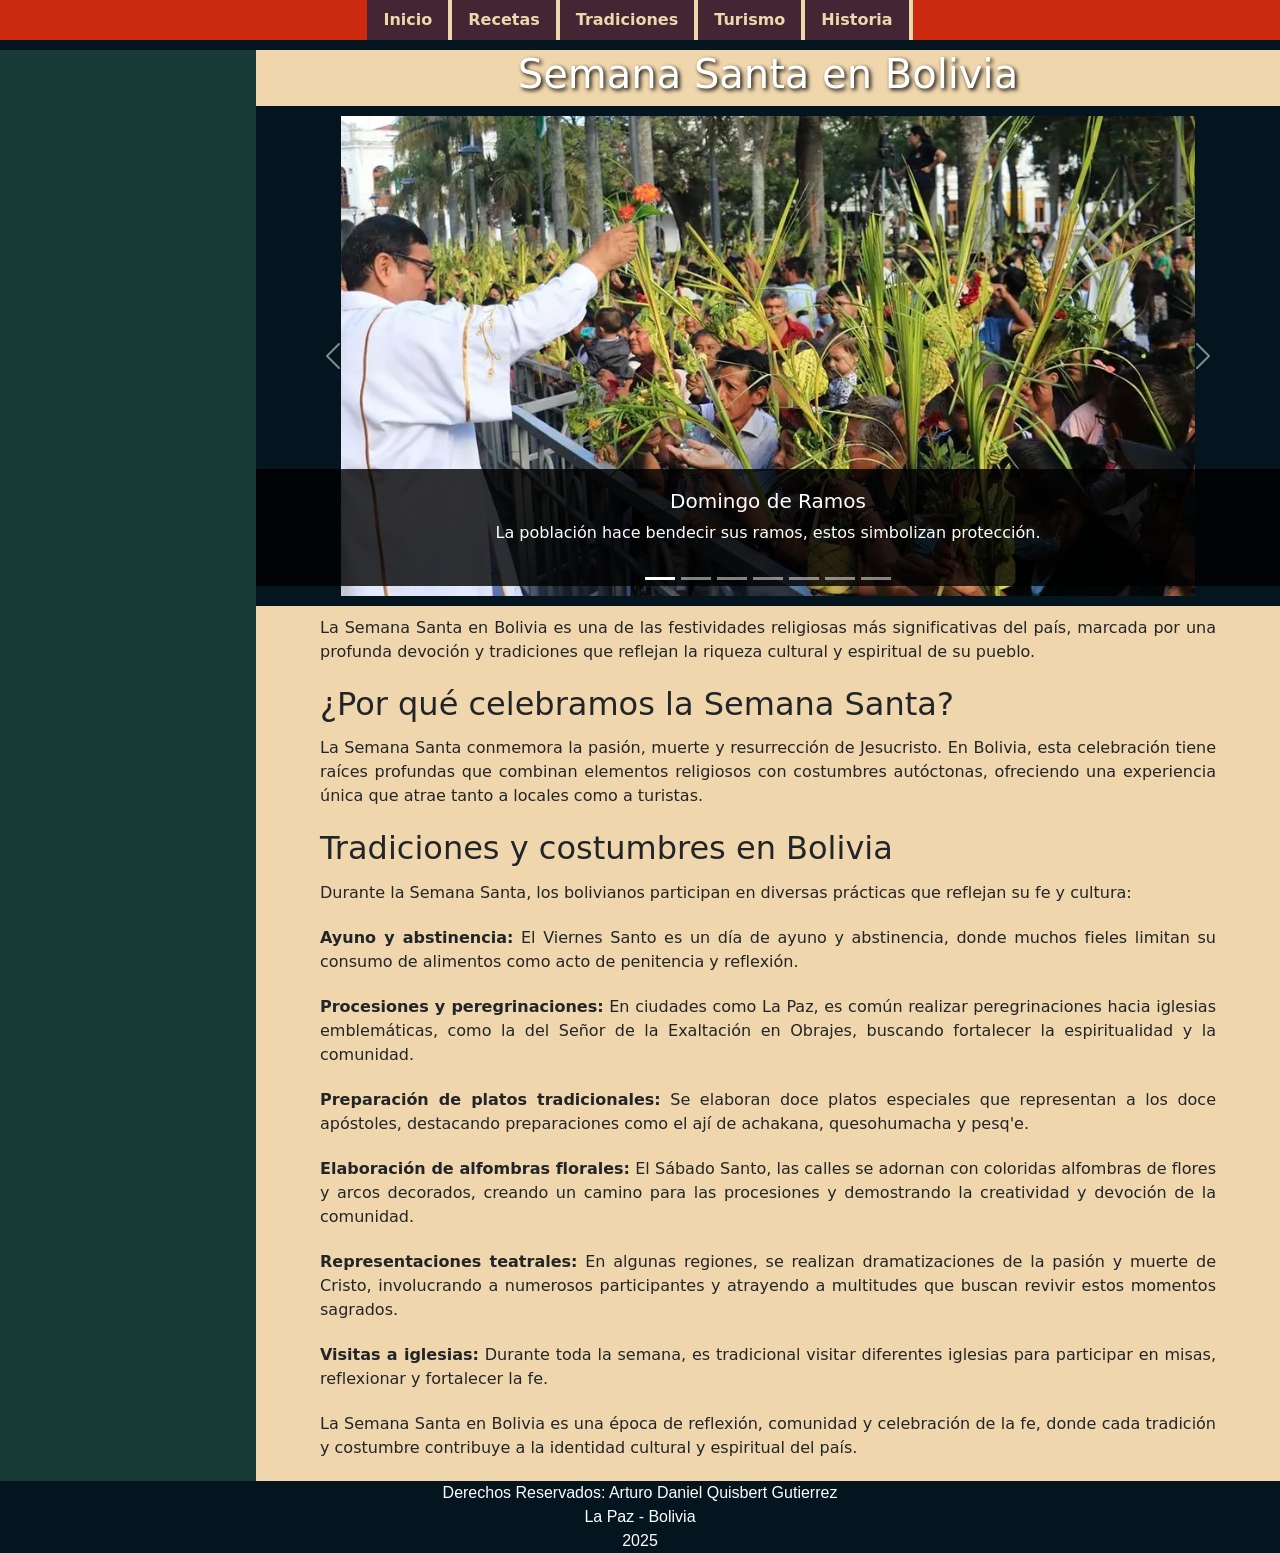
<file: index.html>
<!DOCTYPE html>
<html lang="es">
<head>
    <meta charset="UTF-8">
    <meta name="viewport" content="width=device-width, initial-scale=1.0">
    <link href="https://cdn.jsdelivr.net/npm/bootstrap@5.0.2/dist/css/bootstrap.min.css" rel="stylesheet" integrity="sha384-EVSTQN3/azprG1Anm3QDgpJLIm9Nao0Yz1ztcQTwFspd3yD65VohhpuuCOmLASjC" crossorigin="anonymous">
    <link rel="stylesheet" href="css/estilos.css">
    <title>Semana Santa en Bolivia</title>
</head>
<body>
    <div class="grid-layout">
        <header>
            <ul class="nav justify-content-center">
                <li class="nav-item">
                    <a class="nav-link active" aria-current="page" href="index.html">Inicio</a>
                </li>
                <li class="nav-item">
                    <a class="nav-link" href="pages/recetas.html">Recetas</a>
                </li>
                <li class="nav-item">
                    <a class="nav-link" href="pages/tradiciones.html">Tradiciones</a>
                </li>
                <li class="nav-item">
                    <a class="nav-link" href="pages/turismo.html">Turismo</a>
                </li>
                <li class="nav-item">
                    <a class="nav-link" href="pages/historia.html">Historia</a>
                </li>
            </ul>
        </header>
        <main>
            <h1>Semana Santa en Bolivia</h1>
            <!-- Carusel-Imagenes -->
            <div id="carouselExampleIndicators" class="carousel slide" data-bs-ride="carousel">
                <div class="carousel-indicators">
                    <button type="button" data-bs-target="#carouselExampleIndicators" data-bs-slide-to="0" class="active" aria-current="true" aria-label="Slide 1"></button>
                    <button type="button" data-bs-target="#carouselExampleIndicators" data-bs-slide-to="1" aria-label="Slide 2"></button>
                    <button type="button" data-bs-target="#carouselExampleIndicators" data-bs-slide-to="2" aria-label="Slide 3"></button>
                    <button type="button" data-bs-target="#carouselExampleIndicators" data-bs-slide-to="3" aria-label="Slide 4"></button>
                    <button type="button" data-bs-target="#carouselExampleIndicators" data-bs-slide-to="4" aria-label="Slide 5"></button>
                    <button type="button" data-bs-target="#carouselExampleIndicators" data-bs-slide-to="5" aria-label="Slide 6"></button>
                    <button type="button" data-bs-target="#carouselExampleIndicators" data-bs-slide-to="6" aria-label="Slide 7"></button>
                </div>
                <div class="carousel-inner">
                    <div class="carousel-item active" data-bs-interval="8000">
                        <img src="img/img1.jpg" class="d-block w-100 carousel-image" alt="img1">
                        <div class="carousel-caption d-none d-md-block">
                            <h5>Domingo de Ramos</h5>
                            <p>La población hace bendecir sus ramos, estos simbolizan protección.</p>
                        </div>
                    </div>
                    <div class="carousel-item" data-bs-interval="8000">
                        <img src="img/img2.jpg" class="d-block w-100 carousel-image" alt="img2">
                        <div class="carousel-caption d-none d-md-block">
                            <h5>Representaciónes Teatrales</h5>
                            <p>Se realizan dramatizaciones de la pasión y muerte de Cristo.</p>
                        </div>
                    </div>
                    <div class="carousel-item" data-bs-interval="8000">
                        <img src="img/img3.jpg" class="d-block w-100 carousel-image" alt="img3">
                        <div class="carousel-caption d-none d-md-block">
                            <h5>12 Platos Especiales</h5>
                            <p>Muchas familias preparan esta cantidad para simbolizar a los apostoles.</p>
                        </div>
                    </div>
                    <div class="carousel-item" data-bs-interval="8000">
                        <img src="img/img4.jpg" class="d-block w-100 carousel-image" alt="img4">
                        <div class="carousel-caption d-none d-md-block">
                            <h5>No Se Consume Carne Roja</h5>
                            <p>Como muestra de respeto a Jesús, se evita su consumo estos días.</p>
                        </div>
                    </div>
                    <div class="carousel-item" data-bs-interval="8000">
                        <img src="img/img5.png" class="d-block w-100 carousel-image" alt="img5">
                        <div class="carousel-caption d-none d-md-block">
                            <h5>Peregrinaje En Grupos</h5>
                            <p>Muchos hacen esta penitencia para fortalecer la espiritualidad viajando largos caminos.</p>
                        </div>
                    </div>
                    <div class="carousel-item" data-bs-interval="8000">
                        <img src="img/img6.jpg" class="d-block w-100 carousel-image" alt="img6">
                        <div class="carousel-caption d-none d-md-block">
                            <h5>Iglesias Llenas De Familias</h5>
                            <p>Así se transmite y prevalece la importancia de la Semana Santa.</p>
                        </div>
                    </div>
                    <div class="carousel-item" data-bs-interval="8000">
                        <img src="img/img7.jpg" class="d-block w-100 carousel-image" alt="img7">
                        <div class="carousel-caption d-none d-md-block">
                            <h5>Huevos De Pascua</h5>
                            <p>Aumento su popularidad con los huevos de chocolate para niños envueltos en papel colorido.</p>
                        </div>
                    </div>
                </div>
                <button class="carousel-control-prev" type="button" data-bs-target="#carouselExampleIndicators" data-bs-slide="prev">
                    <span class="carousel-control-prev-icon" aria-hidden="true"></span>
                    <span class="visually-hidden">Previous</span>
                </button>
                <button class="carousel-control-next" type="button" data-bs-target="#carouselExampleIndicators" data-bs-slide="next">
                    <span class="carousel-control-next-icon" aria-hidden="true"></span>
                    <span class="visually-hidden">Next</span>
                </button>
            </div>
            <!-- Carusel-Imagenes -->
            <div class="contenido-texto">
                <p>
                    ​La Semana Santa en Bolivia es una de las festividades religiosas más significativas del país, marcada por una profunda
                    devoción y tradiciones que reflejan la riqueza cultural y espiritual de su pueblo.
                </p>
                <h2>¿Por qué celebramos la Semana Santa?</h2>
                <p>
                    La Semana Santa conmemora la pasión, muerte y resurrección de Jesucristo. En Bolivia, esta celebración tiene raíces
                    profundas que combinan elementos religiosos con costumbres autóctonas, ofreciendo una experiencia única que atrae tanto
                    a locales como a turistas.
                </p>
                <h2>Tradiciones y costumbres en Bolivia</h2>
                <p>
                    Durante la Semana Santa, los bolivianos participan en diversas prácticas que reflejan su fe y cultura:
                </p>
                <p>
                    <span class="bold">Ayuno y abstinencia:</span> El Viernes Santo es un día de ayuno y abstinencia, donde muchos fieles limitan su consumo de
                    alimentos como acto de penitencia y reflexión. 
                </p>
                <p>
                    <span class="bold">Procesiones y peregrinaciones:</span> En ciudades como La Paz, es común realizar peregrinaciones hacia iglesias emblemáticas, como la del Señor de
                    la Exaltación en Obrajes, buscando fortalecer la espiritualidad y la comunidad. 
                </p>
                <p>
                    <span class="bold">Preparación de platos tradicionales:</span> Se elaboran doce platos especiales que representan a los doce apóstoles, destacando preparaciones como el
                    ají de achakana, quesohumacha y pesq'e. 
                </p>
                <p>
                    <span class="bold">Elaboración de alfombras florales:</span> El Sábado Santo, las calles se adornan con coloridas alfombras de flores y arcos decorados, creando un camino para las procesiones y
                    demostrando la creatividad y devoción de la comunidad.
                </p>
                <p><span class="bold">Representaciones teatrales:</span> En algunas regiones, se realizan dramatizaciones de la pasión y muerte de Cristo, involucrando a numerosos participantes
                    y atrayendo a multitudes que buscan revivir estos momentos sagrados.</p>
                <p>
                    <span class="bold">Visitas a iglesias:</span> Durante toda la semana, es tradicional visitar diferentes iglesias para participar en misas, reflexionar y fortalecer la fe. 
                </p>
                <p>La Semana Santa en Bolivia es una época de reflexión, comunidad y celebración de la fe, donde cada tradición y costumbre contribuye a la identidad
                    cultural y espiritual del país.</p>
            </div>
        </main>
        <aside>
        </aside>
        <footer>Derechos Reservados: Arturo Daniel Quisbert Gutierrez<br>La Paz - Bolivia<br>2025</footer>
    </div>









    <!-- Este Bundle es para usar el JS, ya que hay animaciónes o cosas con código
    La página dice que va al final antes de cerrar el body, hacemos caso.
    Bootstrap 5.0.2 es el que uso -->
    <script src="https://cdn.jsdelivr.net/npm/bootstrap@5.0.2/dist/js/bootstrap.bundle.min.js" integrity="sha384-MrcW6ZMFYlzcLA8Nl+NtUVF0sA7MsXsP1UyJoMp4YLEuNSfAP+JcXn/tWtIaxVXM" crossorigin="anonymous"></script>
</body>
</html>
</file>
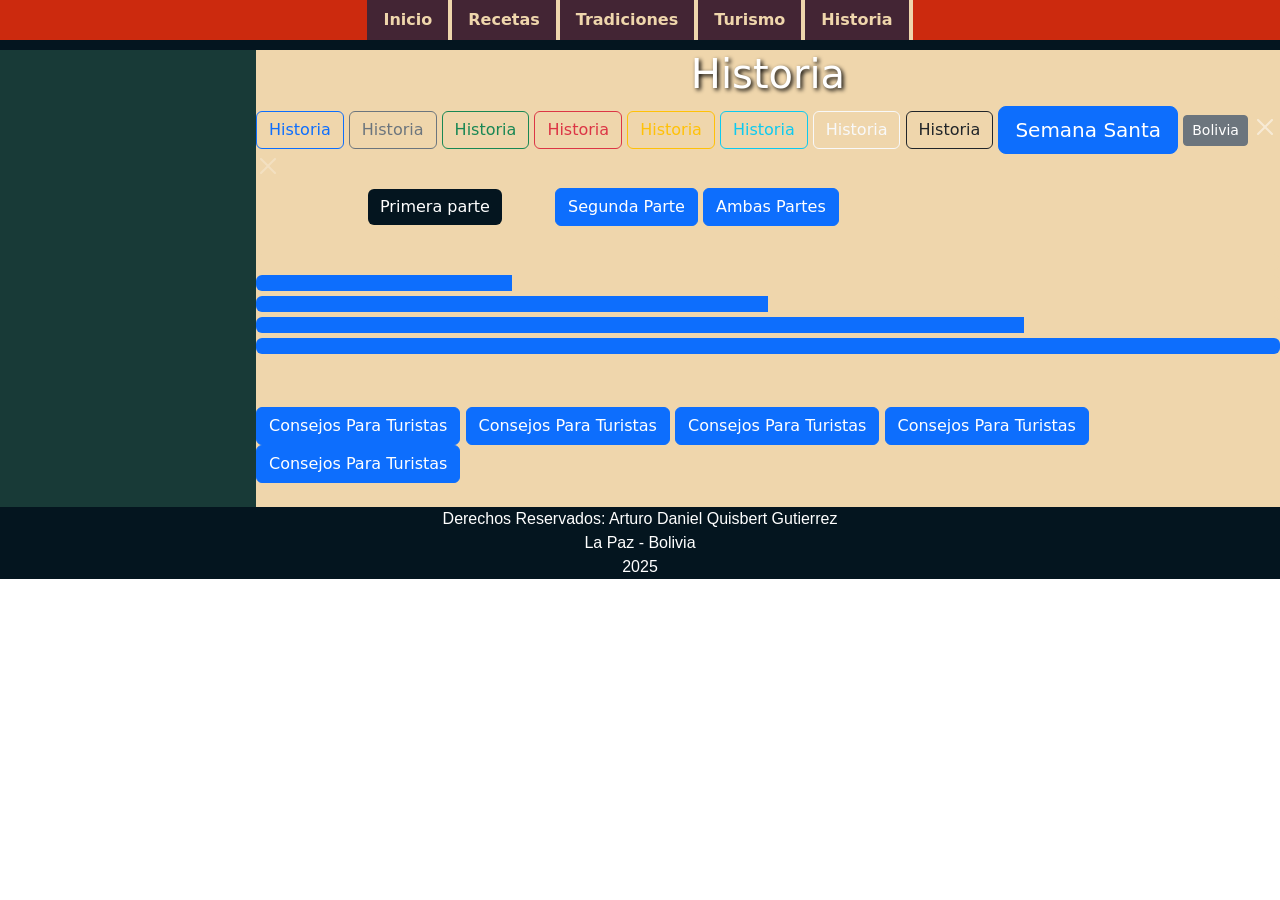
<file: pages/historia.html>
<!DOCTYPE html>
<html lang="es">
<head>
    <meta charset="UTF-8">
    <meta name="viewport" content="width=device-width, initial-scale=1.0">
    <link href="https://cdn.jsdelivr.net/npm/bootstrap@5.0.2/dist/css/bootstrap.min.css" rel="stylesheet" integrity="sha384-EVSTQN3/azprG1Anm3QDgpJLIm9Nao0Yz1ztcQTwFspd3yD65VohhpuuCOmLASjC" crossorigin="anonymous">
    <link rel="stylesheet" href="../css/estilos.css">
    <title>Semana Santa en Bolivia</title>
</head>
<body>
    <div class="grid-layout">
        <header>
            <ul class="nav justify-content-center">
                <li class="nav-item">
                    <a class="nav-link" href="../index.html">Inicio</a>
                </li>
                <li class="nav-item">
                    <a class="nav-link" href="recetas.html">Recetas</a>
                </li>
                <li class="nav-item">
                    <a class="nav-link" href="tradiciones.html">Tradiciones</a>
                </li>
                <li class="nav-item">
                    <a class="nav-link" href="turismo.html">Turismo</a>
                </li>
                <li class="nav-item">
                    <a class="nav-link active" aria-current="page" href="historia.html">Historia</a>
                </li>
            </ul>
        </header>
        
        <main>
            <h1>Historia</h1>
            <button type="button" class="btn btn-outline-primary"> Historia</button>
            <button type="button" class="btn btn-outline-secondary"> Historia</button>
            <button type="button" class="btn btn-outline-success"> Historia</button>
            <button type="button" class="btn btn-outline-danger"> Historia</button>
            <button type="button" class="btn btn-outline-warning"> Historia</button>
            <button type="button" class="btn btn-outline-info"> Historia</button>
            <button type="button" class="btn btn-outline-light"> Historia</button>
            <button type="button" class="btn btn-outline-dark"> Historia</button>


            <button type="button" class="btn btn-primary btn-lg">Semana Santa</button>
            <button type="button" class="btn btn-secondary btn-sm">Bolivia</button>


            <button type="button" class="btn-close btn-close-white" aria-label="Close"></button>
            <button type="button" class="btn-close btn-close-white" disabled aria-label="Close"></button>


            <p>
                <a class="btn btn-primary" data-bs-toggle="collapse" href="#multiCollapseExample1" role="button" aria-expanded="false" aria-controls="multiCollapseExample1">Primera parte</a>
                <button class="btn btn-primary" type="button" data-bs-toggle="collapse" data-bs-target="#multiCollapseExample2" aria-expanded="false" aria-controls="multiCollapseExample2">Segunda Parte</button>
                <button class="btn btn-primary" type="button" data-bs-toggle="collapse" data-bs-target=".multi-collapse" aria-expanded="false" aria-controls="multiCollapseExample1 multiCollapseExample2">Ambas Partes</button>
            </p>
            <div class="row">
                <div class="col">
                <div class="collapse multi-collapse" id="multiCollapseExample1">
                    <div class="card card-body">
                        La Semana Santa en Bolivia es un evento profundamente arraigado en la tradición religiosa del país, con raíces que se remontan al siglo XVI, cuando las tradiciones católicas fueron establecidas
                        fundamentalmente en el territorio altiplánico y después extendidas hacia los valles y el Chaco, principalmente por los jesuitas. Y aunque el país se declara aconfesional en términos constitucionales
                        y se ha promocionado la recuperación de las tradiciones ancestrales, lo cierto es que una mayoría de bolivianos conmemoran esta semana la pasión, muerte y resurrección de Jesucristo a través de una
                        serie de rituales y celebraciones religiosas.
                    </div>
                </div>
                </div>
                <div class="col">
                <div class="collapse multi-collapse" id="multiCollapseExample2">
                    <div class="card card-body">
                        Para muchos bolivianos, la Semana Santa es un momento de profunda reflexión espiritual y renovación de la fe. Las iglesias están abarrotadas durante esta semana, con fieles que participan en ceremonias
                        religiosas, confesiones y actos de penitencia para conmemorar el sacrificio de Jesucristo, y en los últimos años, en los que se ha recuperado por una parte de la política ese arraigo católico en los planteamientos
                        y sobre todo, copiado las formas para difundir la prédica, debería ser también un momento para promover la reconciliación y fijar nuevos puntos de partida.
                    </div>
                </div>
                </div>
            </div>


            <div class="progress">
                <div class="progress-bar" role="progressbar" aria-valuenow="0" aria-valuemin="0" aria-valuemax="100"></div>
            </div>
            <div class="progress">
                <div class="progress-bar" role="progressbar" style="width: 25%" aria-valuenow="25" aria-valuemin="0" aria-valuemax="100"></div>
            </div>
            <div class="progress">
                <div class="progress-bar" role="progressbar" style="width: 50%" aria-valuenow="50" aria-valuemin="0" aria-valuemax="100"></div>
            </div>
            <div class="progress">
                <div class="progress-bar" role="progressbar" style="width: 75%" aria-valuenow="75" aria-valuemin="0" aria-valuemax="100"></div>
            </div>
            <div class="progress">
                <div class="progress-bar" role="progressbar" style="width: 100%" aria-valuenow="100" aria-valuemin="0" aria-valuemax="100"></div>
            </div>
            <br><br>


                        <!-- Button trigger modal -->
                        <button type="button" class="btn btn-primary" data-bs-toggle="modal" data-bs-target="#staticBackdrop">
                            Consejos Para Turistas
                        </button>
                        <button type="button" class="btn btn-primary" data-bs-toggle="modal" data-bs-target="#staticBackdrop">
                            Consejos Para Turistas
                        </button>
                        <button type="button" class="btn btn-primary" data-bs-toggle="modal" data-bs-target="#staticBackdrop">
                            Consejos Para Turistas
                        </button>
                        <button type="button" class="btn btn-primary" data-bs-toggle="modal" data-bs-target="#staticBackdrop">
                            Consejos Para Turistas
                        </button>
                        <button type="button" class="btn btn-primary" data-bs-toggle="modal" data-bs-target="#staticBackdrop">
                            Consejos Para Turistas
                        </button>
                        
                        <br><br>
                        
                            <!-- Modal -->
                            <div class="modal fade" id="staticBackdrop" data-bs-backdrop="static" data-bs-keyboard="false" tabindex="-1" aria-labelledby="staticBackdropLabel" aria-hidden="true">
                                <div class="modal-dialog">
                                <div class="modal-content">
                                    <div class="modal-header">
                                    <h5 class="modal-title" id="staticBackdropLabel">Consejos que brinda la ANF</h5>
                                    <button type="button" class="btn-close" data-bs-dismiss="modal" aria-label="Close"></button>
                                    </div>
                                    <div class="modal-body">
                                        <p>En Semana Santa, muchas personas viajan o peregrinan dentro del departamento, por lo que la Gobernación de La Paz y el Sedes emitieron recomendaciones para una jornada segura.</p>
                                        <p>Se aconseja vestir acorde al clima, viajar en grupo, usar calzado cómodo, llevar mochilas ligeras, ropa abrigada si el destino es el altiplano, así como portar agua, alimentos y un botiquín de primeros auxilios.</p>
                                    </div>
                                    <div class="modal-footer">
                                    <button type="button" class="btn btn-secondary" data-bs-dismiss="modal">Close</button>
                                    <button type="button" class="btn btn-primary">Understood</button>
                                    </div>
                                </div>
                                </div>
                            </div>

        </main>




        <aside></aside>
        <footer>Derechos Reservados: Arturo Daniel Quisbert Gutierrez<br>La Paz - Bolivia<br>2025</footer>
    </div>









    <!-- Este Bundle es para usar el JS, ya que hay animaciónes o cosas con código
    La página dice que va al final antes de cerrar el body, hacemos caso.
    Bootstrap 5.0.2 es el que uso -->
    <script src="https://cdn.jsdelivr.net/npm/bootstrap@5.0.2/dist/js/bootstrap.bundle.min.js" integrity="sha384-MrcW6ZMFYlzcLA8Nl+NtUVF0sA7MsXsP1UyJoMp4YLEuNSfAP+JcXn/tWtIaxVXM" crossorigin="anonymous"></script>
</body>
</html>
</file>
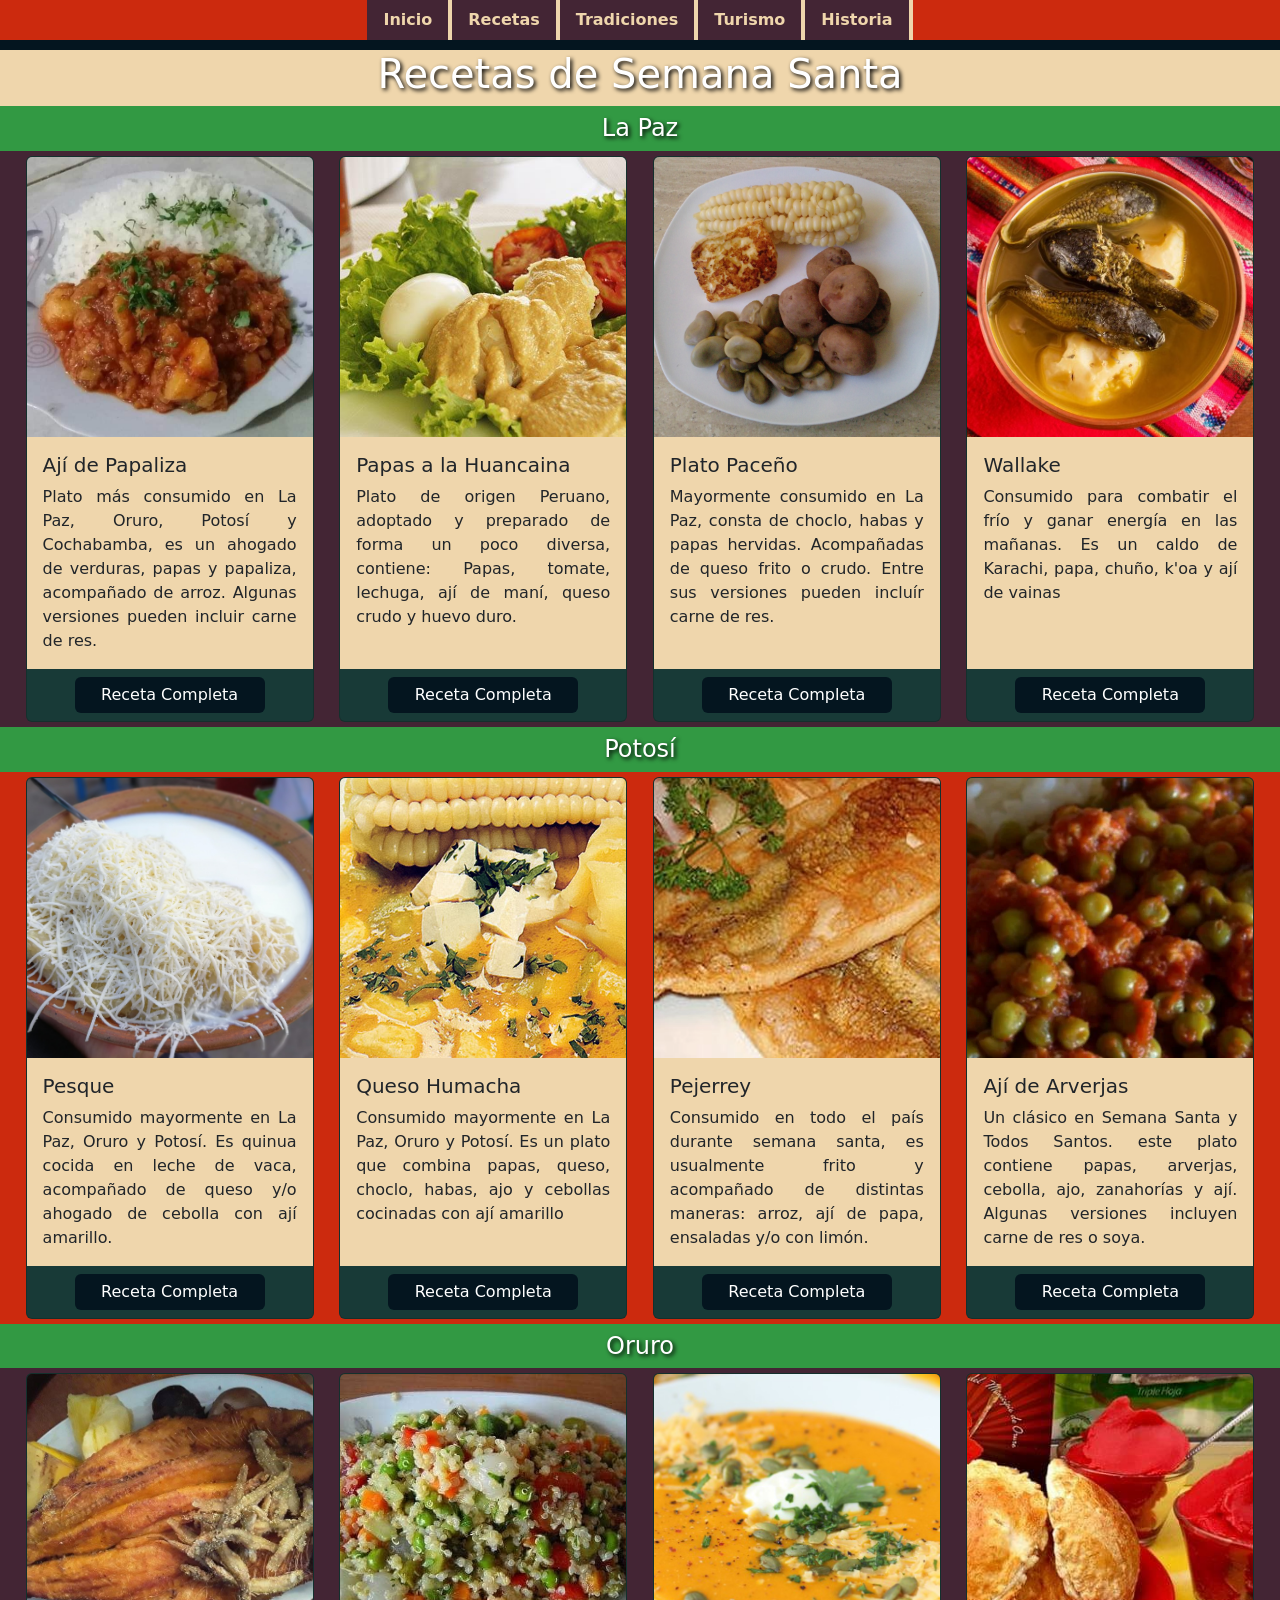
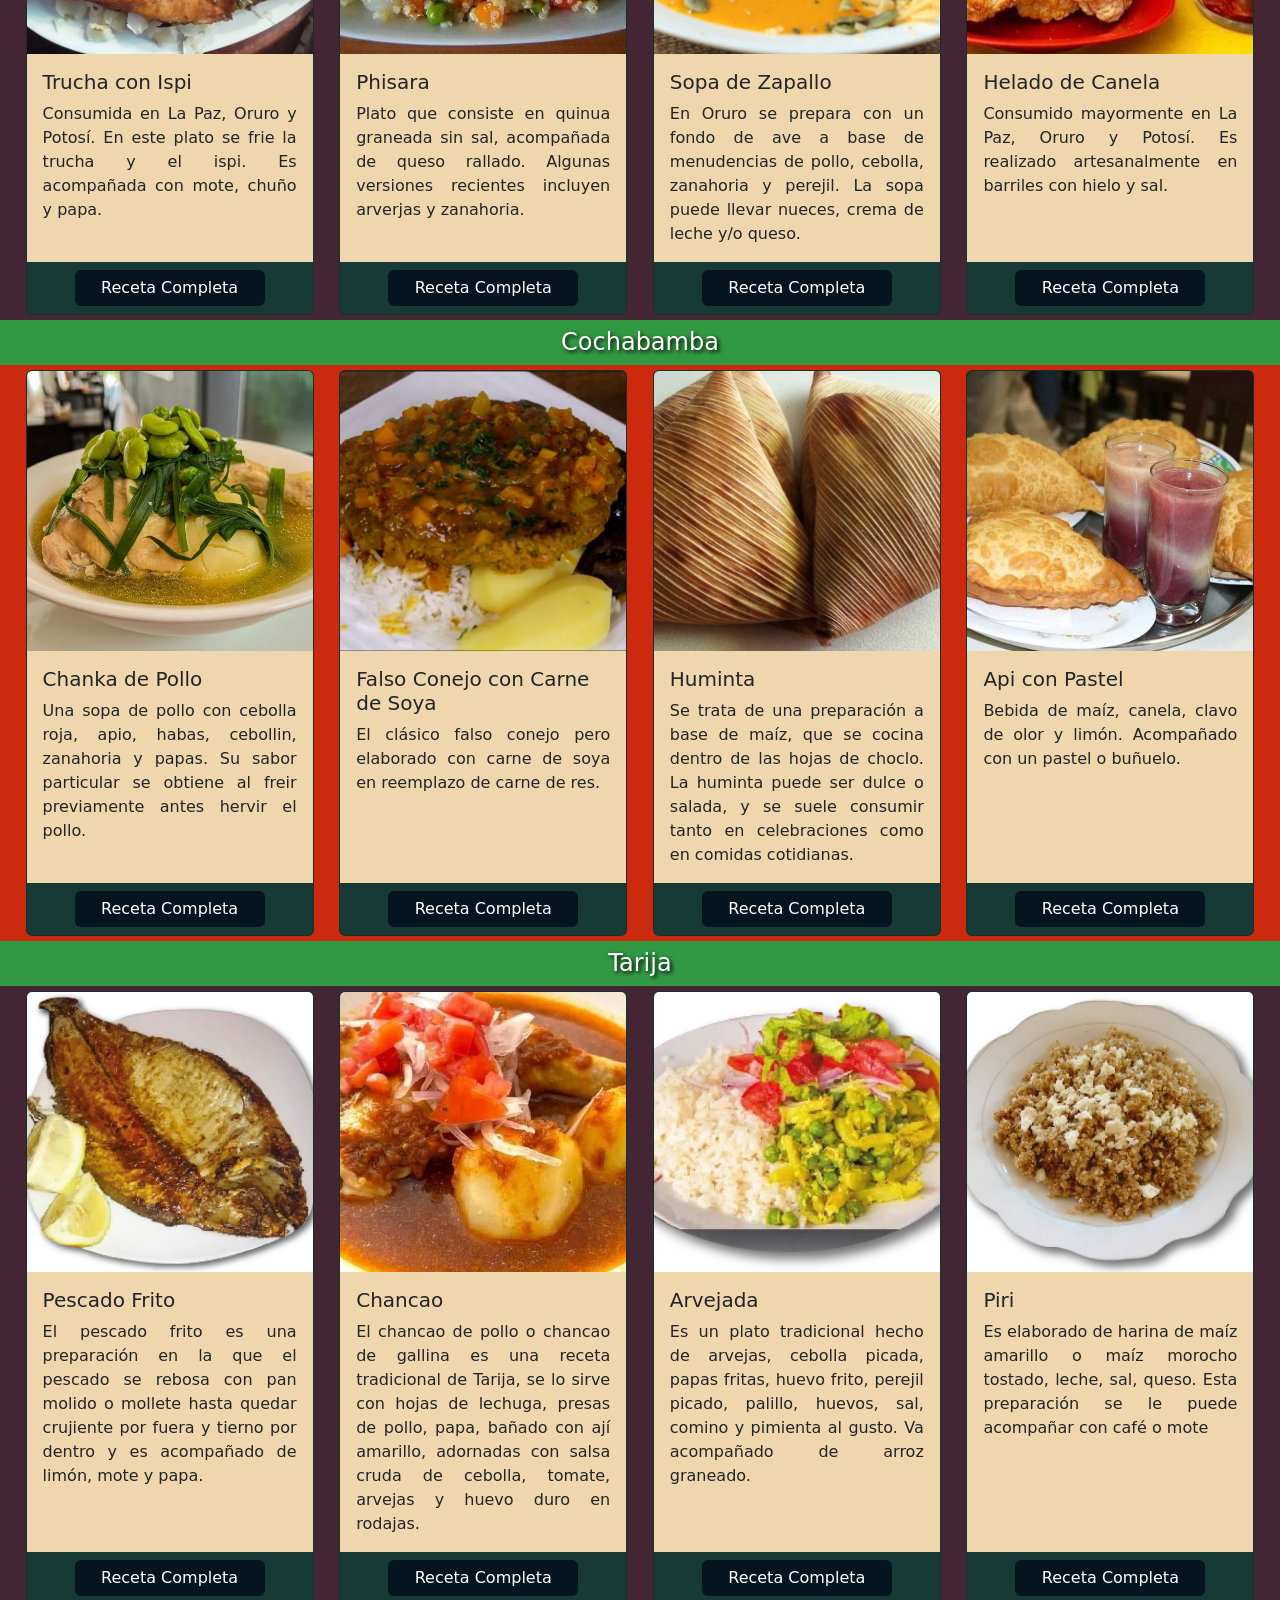
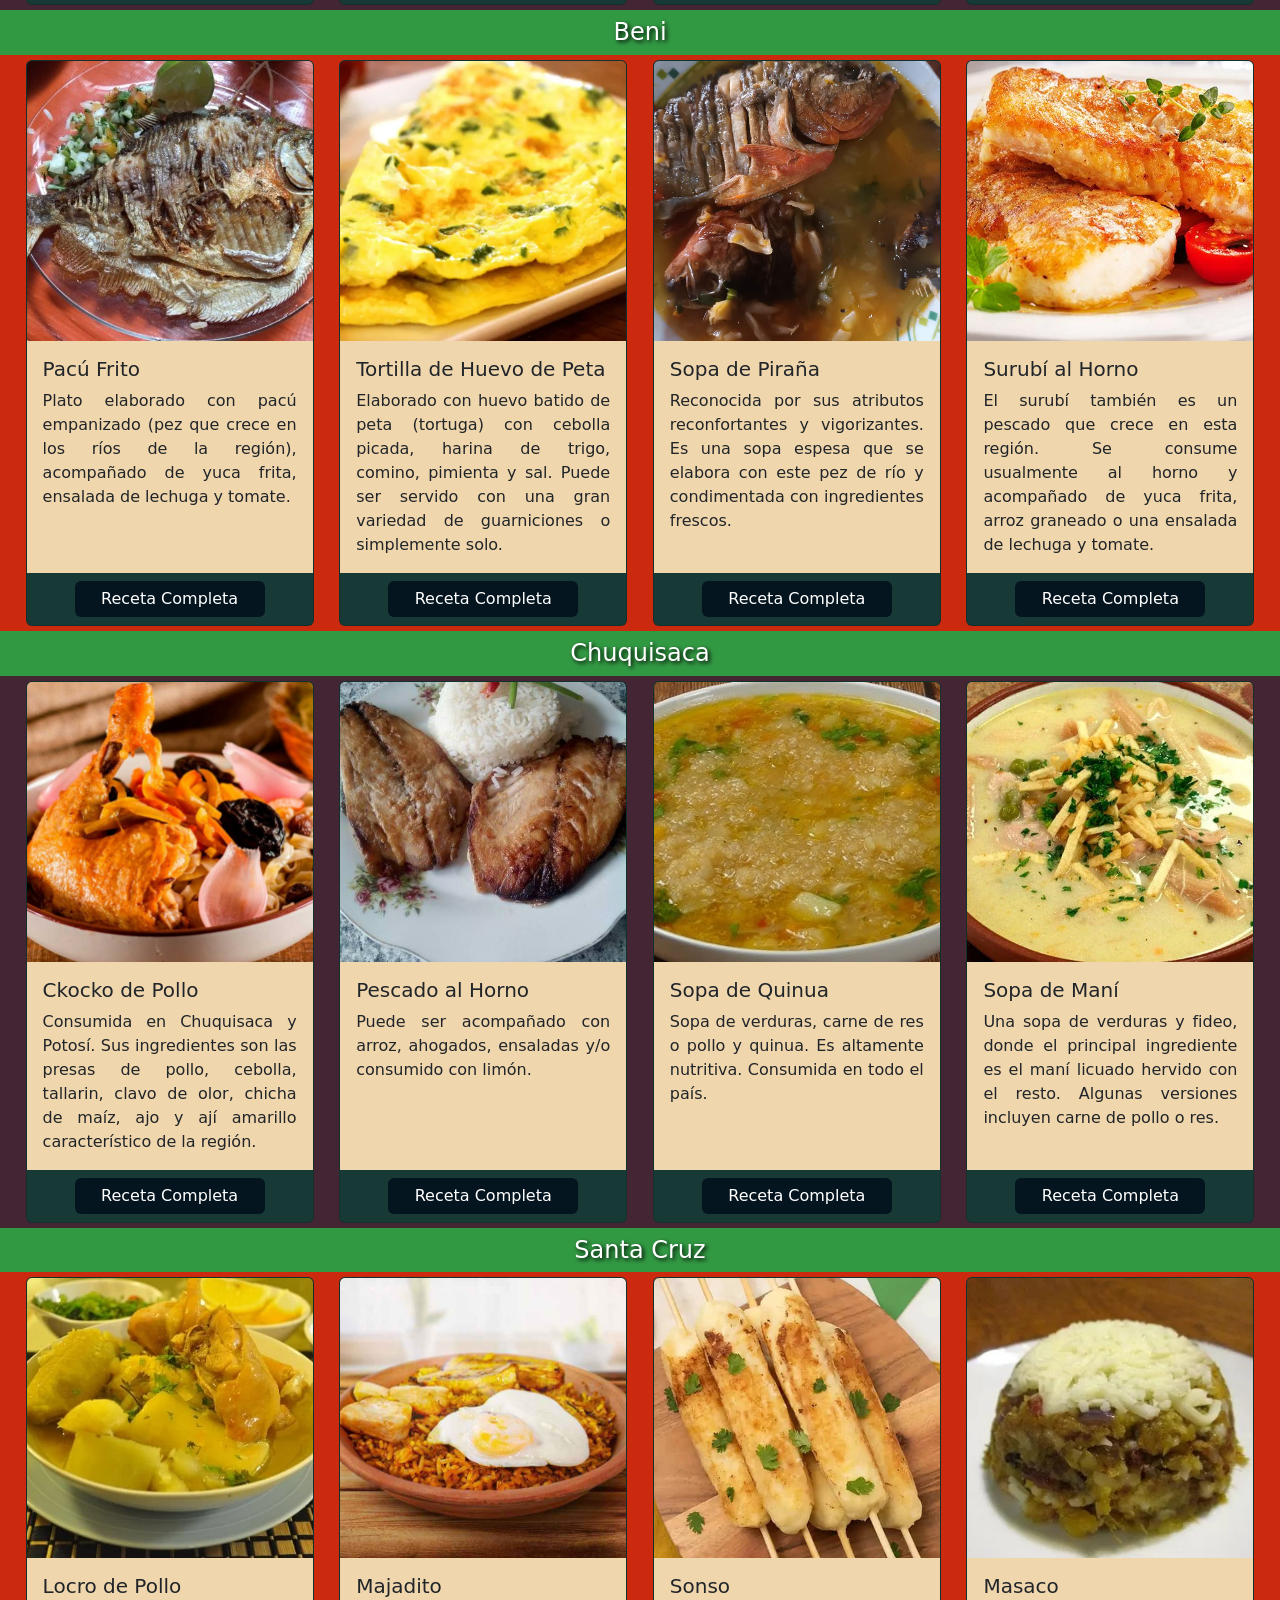
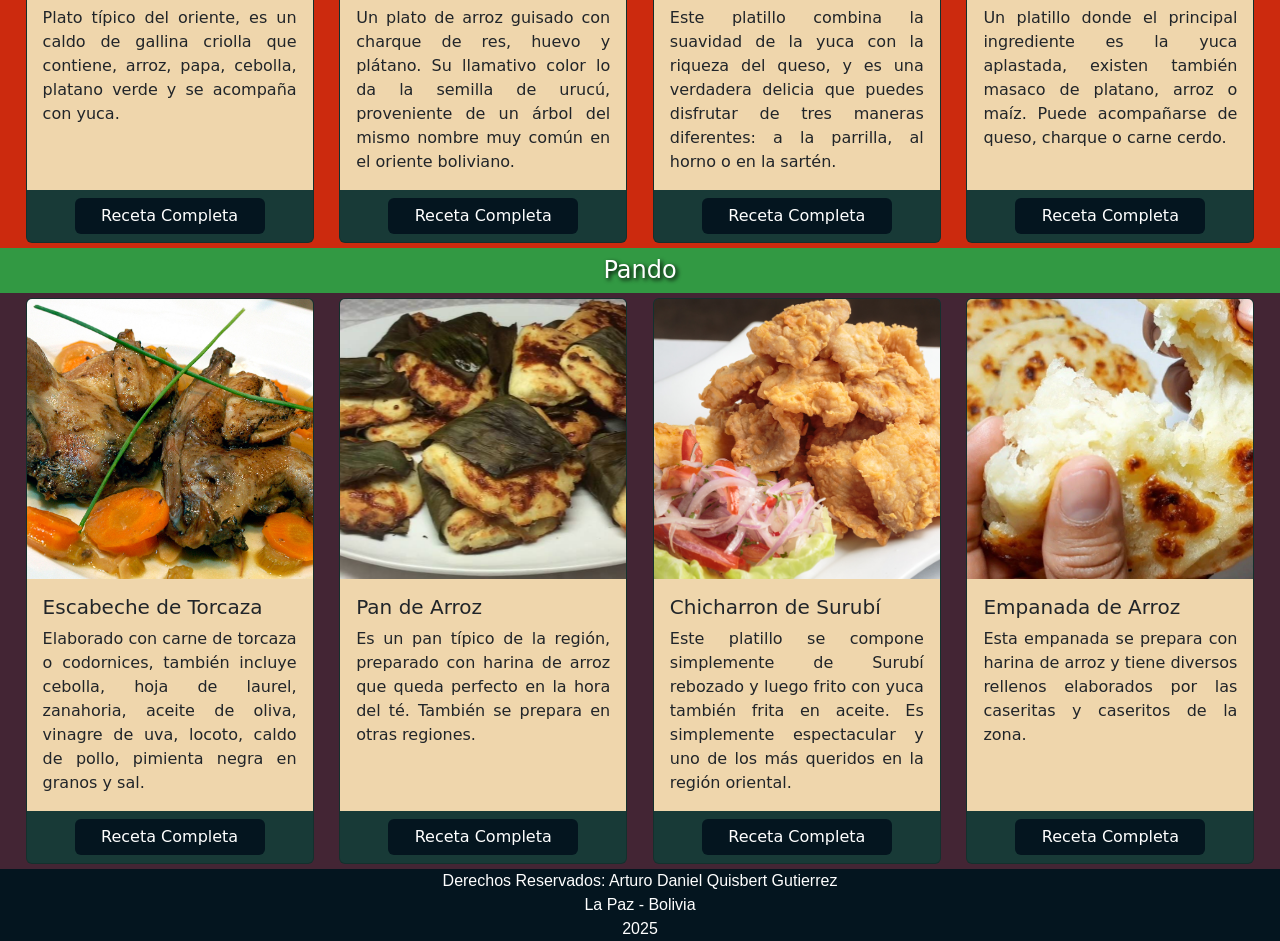
<file: pages/recetas.html>
<!DOCTYPE html>
<html lang="es">
<head>
    <meta charset="UTF-8">
    <meta name="viewport" content="width=device-width, initial-scale=1.0">
    <link href="https://cdn.jsdelivr.net/npm/bootstrap@5.0.2/dist/css/bootstrap.min.css" rel="stylesheet" integrity="sha384-EVSTQN3/azprG1Anm3QDgpJLIm9Nao0Yz1ztcQTwFspd3yD65VohhpuuCOmLASjC" crossorigin="anonymous">
    <link rel="stylesheet" href="../css/estilos.css">
    <title>Semana Santa en Bolivia</title>
</head>
<body>
    <div class="grid-layout-no-aside">
        <header>
            <ul class="nav justify-content-center">
                <li class="nav-item">
                    <a class="nav-link" href="../index.html">Inicio</a>
                </li>
                <li class="nav-item">
                    <a class="nav-link active" aria-current="page" href="recetas.html">Recetas</a>
                </li>
                <li class="nav-item">
                    <a class="nav-link" href="tradiciones.html">Tradiciones</a>
                </li>
                <li class="nav-item">
                    <a class="nav-link" href="turismo.html">Turismo</a>
                </li>
                <li class="nav-item">
                    <a class="nav-link" href="historia.html">Historia</a>
                </li>
            </ul>
        </header>

        <main>
            <h1>Recetas de Semana Santa</h1>
            <div class="contenedor">
                <h5 class="titulo-departamento">La Paz</h5>
                <div class="recetario bg1">
                    <div class="card" style="width: 18rem;">
                        <img src="../img/la_paz/receta-lapaz-ajipapaliza.jpg" class="card-img-top" alt="Ají de papaliza">
                        <div class="card-body">
                            <h5 class="card-title">Ají de Papaliza</h5>
                            <p class="card-text">Plato más consumido en La Paz, Oruro, Potosí y Cochabamba, es un ahogado de verduras, papas y papaliza, acompañado de arroz. Algunas versiones pueden incluir carne de res.</p>
                        </div>
                        <a href="https://www.youtube.com/watch?v=_i1xhGqHaZk" target="_blank" target="_blank" class="btn btn-primary">Receta Completa</a>
                    </div>
                    <div class="card" style="width: 18rem;">
                        <img src="../img/la_paz/receta-lapaz-papashuancaina.jpg" class="card-img-top" alt="Papas a la Huancaina">
                        <div class="card-body">
                            <h5 class="card-title">Papas a la Huancaina</h5>
                            <p class="card-text">Plato de origen Peruano, adoptado y preparado de forma un poco diversa, contiene: Papas, tomate, lechuga, ají de maní, queso crudo y huevo duro.</p>
                        </div>
                        <a href="https://www.youtube.com/watch?v=29g4PxpTzkk" target="_blank" class="btn btn-primary">Receta Completa</a>
                    </div>
                    <div class="card" style="width: 18rem;">
                        <img src="../img/la_paz/receta-lapaz-platopaceno.jpg" class="card-img-top" alt="Plato Paceño">
                        <div class="card-body">
                            <h5 class="card-title">Plato Paceño</h5>
                            <p class="card-text">Mayormente consumido en La Paz, consta de choclo, habas y papas hervidas. Acompañadas de queso frito o crudo. Entre sus versiones pueden incluír carne de res.</p>
                        </div>
                        <a href="https://www.youtube.com/watch?v=p_-q6M9517o" target="_blank" class="btn btn-primary">Receta Completa</a>
                    </div>
                    <div class="card" style="width: 18rem;">
                        <img src="../img/la_paz/receta-lapaz-wallake.jpg" class="card-img-top" alt="Wallake">
                        <div class="card-body">
                            <h5 class="card-title">Wallake</h5>
                            <p class="card-text">Consumido para combatir el frío y ganar energía en las mañanas. Es un caldo de Karachi, papa, chuño, k'oa y ají de vainas</p>
                        </div>
                        <a href="https://www.youtube.com/watch?v=pdNU06wkhcs" target="_blank" class="btn btn-primary">Receta Completa</a>
                    </div>
                </div>

                <h5 class="titulo-departamento">Potosí</h5>
                <div class="recetario bg2">
                    <div class="card" style="width: 18rem;">
                        <img src="../img/potosi/receta-potosi-pesque.jpg" class="card-img-top" alt="Pesque">
                        <div class="card-body">
                            <h5 class="card-title">Pesque</h5>
                            <p class="card-text">Consumido mayormente en La Paz, Oruro y Potosí. Es quinua cocida en leche de vaca, acompañado de queso y/o ahogado de cebolla con ají amarillo.</p>
                        </div>
                        <a href="https://www.youtube.com/watch?v=HLMmttJ2ryo" target="_blank" class="btn btn-primary">Receta Completa</a>
                    </div>
                    <div class="card" style="width: 18rem;">
                        <img src="../img/potosi/receta-potosi-quesohumacha.png" class="card-img-top" alt="Queso Humacha">
                        <div class="card-body">
                            <h5 class="card-title">Queso Humacha</h5>
                            <p class="card-text">Consumido mayormente en La Paz, Oruro y Potosí. Es un plato que combina papas, queso, choclo, habas, ajo y cebollas cocinadas con ají amarillo</p>
                        </div>
                        <a href="https://www.youtube.com/watch?v=ay6LiXKMngI" target="_blank" class="btn btn-primary">Receta Completa</a>
                    </div>
                    <div class="card" style="width: 18rem;">
                        <img src="../img/potosi/receta-potosi-pejerrey.png" class="card-img-top" alt="Pejerrey">
                        <div class="card-body">
                            <h5 class="card-title">Pejerrey</h5>
                            <p class="card-text">Consumido en todo el país durante semana santa, es usualmente frito y acompañado de distintas maneras: arroz, ají de papa, ensaladas y/o con limón.</p>
                        </div>
                        <a href="https://www.youtube.com/watch?v=lU9eHe6RHP8" target="_blank" class="btn btn-primary">Receta Completa</a>
                    </div>
                    <div class="card" style="width: 18rem;">
                        <img src="../img/potosi/receta-potosi-ajiarverjas.png" class="card-img-top" alt="Ají de Arverjas">
                        <div class="card-body">
                            <h5 class="card-title">Ají de Arverjas</h5>
                            <p class="card-text">Un clásico en Semana Santa y Todos Santos. este plato contiene papas, arverjas, cebolla, ajo, zanahorías y ají. Algunas versiones incluyen carne de res o soya.</p>
                        </div>
                        <a href="https://www.youtube.com/watch?v=3zD6jRJCFo0" target="_blank" class="btn btn-primary">Receta Completa</a>
                    </div>
                </div>

                <h5 class="titulo-departamento">Oruro</h5>
                <div class="recetario bg1">
                    <div class="card" style="width: 18rem;">
                        <img src="../img/oruro/receta-oruro-trucha.png" class="card-img-top" alt="Trucha con Ispi">
                        <div class="card-body">
                            <h5 class="card-title">Trucha con Ispi</h5>
                            <p class="card-text">Consumida en La Paz, Oruro y Potosí. En este plato se frie la trucha y el ispi. Es acompañada con mote, chuño y papa.</p>
                        </div>
                        <a href="https://www.youtube.com/watch?v=mQsKkrJRoIA" target="_blank" class="btn btn-primary">Receta Completa</a>
                    </div>
                    <div class="card" style="width: 18rem;">
                        <img src="../img/oruro/receta-oruro-phisara.png" class="card-img-top" alt="Phisara">
                        <div class="card-body">
                            <h5 class="card-title">Phisara</h5>
                            <p class="card-text">Plato que consiste en quinua graneada sin sal, acompañada de queso rallado. Algunas versiones recientes incluyen arverjas y zanahoria.</p>
                        </div>
                        <a href="https://www.youtube.com/watch?v=jQYiKQ_aJJY" target="_blank" class="btn btn-primary">Receta Completa</a>
                    </div>
                    <div class="card" style="width: 18rem;">
                        <img src="../img/oruro/receta-oruro-sopazapallo.png" class="card-img-top" alt="Sopa de Zapallo">
                        <div class="card-body">
                            <h5 class="card-title">Sopa de Zapallo</h5>
                            <p class="card-text">En Oruro se prepara con un fondo de ave a base de menudencias de pollo, cebolla, zanahoria y perejil. La sopa puede llevar nueces, crema de leche y/o queso.</p>
                        </div>
                        <a href="https://www.youtube.com/watch?v=zegtyj24Lq4" target="_blank" class="btn btn-primary">Receta Completa</a>
                    </div>
                    <div class="card" style="width: 18rem;">
                        <img src="../img/oruro/receta-oruro-heladocanela.png" class="card-img-top" alt="Helado de Canela">
                        <div class="card-body">
                            <h5 class="card-title">Helado de Canela</h5>
                            <p class="card-text">Consumido mayormente en La Paz, Oruro y Potosí. Es realizado artesanalmente en barriles con hielo y sal.</p>
                        </div>
                        <a href="https://www.youtube.com/watch?v=8uX24CFuAYw" target="_blank" class="btn btn-primary">Receta Completa</a>
                    </div>
                </div>

                <h5 class="titulo-departamento">Cochabamba</h5>
                <div class="recetario bg2">
                    <div class="card" style="width: 18rem;">
                        <img src="../img/cochabamba/receta-cochabamba-chankapollo.jpg" class="card-img-top" alt="Chanka de Pollo">
                        <div class="card-body">
                            <h5 class="card-title">Chanka de Pollo</h5>
                            <p class="card-text">Una sopa de pollo con cebolla roja, apio, habas, cebollin, zanahoria y papas. Su sabor particular se obtiene al freir previamente antes hervir el pollo.</p>
                        </div>
                        <a href="https://www.youtube.com/watch?v=1sPYG-r_WrQ" target="_blank" class="btn btn-primary">Receta Completa</a>
                    </div>
                    <div class="card" style="width: 18rem;">
                        <img src="../img/cochabamba/receta-cochabamba-falsoconejosoya.png" class="card-img-top" alt="Falso conejo con carne de soya">
                        <div class="card-body">
                            <h5 class="card-title">Falso Conejo con Carne de Soya</h5>
                            <p class="card-text">El clásico falso conejo pero elaborado con carne de soya en reemplazo de carne de res.</p>
                        </div>
                        <a href="https://www.youtube.com/watch?v=LgNbOvohsYI" target="_blank" class="btn btn-primary">Receta Completa</a>
                    </div>
                    <div class="card" style="width: 18rem;">
                        <img src="../img/cochabamba/receta-cochabamba-huminta.jpg" class="card-img-top" alt="Huminta">
                        <div class="card-body">
                            <h5 class="card-title">Huminta</h5>
                            <p class="card-text">Se trata de una preparación a base de maíz, que se cocina dentro de las hojas de choclo. La huminta puede ser dulce o salada, y se suele consumir tanto en celebraciones como en comidas cotidianas.</p>
                        </div>
                        <a href="https://www.youtube.com/watch?v=o37gE_RTHPE" target="_blank" class="btn btn-primary">Receta Completa</a>
                    </div>
                    <div class="card" style="width: 18rem;">
                        <img src="../img/cochabamba/receta-cochabamba-api.jpg" class="card-img-top" alt="Api con pastel">
                        <div class="card-body">
                            <h5 class="card-title">Api con Pastel</h5>
                            <p class="card-text">Bebida de maíz, canela, clavo de olor y limón. Acompañado con un pastel o buñuelo.</p>
                        </div>
                        <a href="https://www.youtube.com/watch?v=BQrlx_6byTk&t=162s" target="_blank" class="btn btn-primary">Receta Completa</a>
                    </div>
                </div>

                <h5 class="titulo-departamento">Tarija</h5>
                <div class="recetario bg1">
                    <div class="card" style="width: 18rem;">
                        <img src="../img/tarija/receta-tarija-pescadofrito.png" class="card-img-top" alt="Pescado frito">
                        <div class="card-body">
                            <h5 class="card-title">Pescado Frito</h5>
                            <p class="card-text">El pescado frito es una preparación en la que el pescado se rebosa con pan molido o mollete hasta quedar crujiente por fuera y tierno por dentro y es acompañado de limón, mote y papa.</p>
                        </div>
                        <a href="https://www.youtube.com/watch?v=IVnuS6iSun0" target="_blank" class="btn btn-primary">Receta Completa</a>
                    </div>
                    <div class="card" style="width: 18rem;">
                        <img src="../img/tarija/receta-tarija-chancao.jpg" class="card-img-top" alt="Chancao">
                        <div class="card-body">
                            <h5 class="card-title">Chancao</h5>
                            <p class="card-text">El chancao de pollo o chancao de gallina es una receta tradicional de Tarija, se lo sirve con hojas de lechuga, presas de pollo, papa, bañado con ají amarillo, adornadas con salsa cruda de cebolla, tomate, arvejas y huevo duro en rodajas.</p>
                        </div>
                        <a href="https://www.youtube.com/watch?v=C-bE9tW7sCk" target="_blank" class="btn btn-primary">Receta Completa</a>
                    </div>
                    <div class="card" style="width: 18rem;">
                        <img src="../img/tarija/receta-tarija-arvejada.png" class="card-img-top" alt="Arvejada">
                        <div class="card-body">
                            <h5 class="card-title">Arvejada</h5>
                            <p class="card-text">Es un plato tradicional hecho de arvejas, cebolla picada, papas fritas, huevo frito, perejil picado, palillo, huevos, sal, comino y pimienta al gusto. Va acompañado de arroz graneado.</p>
                        </div>
                        <a href="https://www.youtube.com/watch?v=0SNIFIyf4F8" target="_blank" class="btn btn-primary">Receta Completa</a>
                    </div>
                    <div class="card" style="width: 18rem;">
                        <img src="../img/tarija/receta-tarija-piri.png" class="card-img-top" alt="Piri">
                        <div class="card-body">
                            <h5 class="card-title">Piri</h5>
                            <p class="card-text">Es elaborado de harina de maíz amarillo o maíz morocho tostado, leche, sal, queso. Esta preparación se le puede acompañar con café o mote</p>
                        </div>
                        <a href="https://www.youtube.com/watch?v=ziQiGkpzR4I" target="_blank" class="btn btn-primary">Receta Completa</a>
                    </div>
                </div>

                <h5 class="titulo-departamento">Beni</h5>
                <div class="recetario bg2">
                    <div class="card" style="width: 18rem;">
                        <img src="../img/beni/receta-beni-pacufrito.png" class="card-img-top" alt="Pacú Frito">
                        <div class="card-body">
                            <h5 class="card-title">Pacú Frito</h5>
                            <p class="card-text">Plato elaborado con pacú empanizado (pez que crece en los ríos de la región), acompañado de yuca frita, ensalada de lechuga y tomate. </p>
                        </div>
                        <a href="https://www.youtube.com/watch?v=3_jJ5B2E8Ik" target="_blank" class="btn btn-primary">Receta Completa</a>
                    </div>
                    <div class="card" style="width: 18rem;">
                        <img src="../img/beni/receta-beni-tortillapeta.png" class="card-img-top" alt="Tortilla de huevo de peta">
                        <div class="card-body">
                            <h5 class="card-title">Tortilla de Huevo de Peta</h5>
                            <p class="card-text">Elaborado con huevo batido de peta (tortuga) con cebolla picada, harina de trigo, comino, pimienta y sal. Puede ser servido con una gran variedad de guarniciones o simplemente solo.</p>
                        </div>
                        <a href="https://www.tiktok.com/@ianelias.oficial/video/7282101587370167557" target="_blank" class="btn btn-primary">Receta Completa</a>
                    </div>
                    <div class="card" style="width: 18rem;">
                        <img src="../img/beni/receta-beni-sopapirana.png" class="card-img-top" alt="Sopa de Piraña">
                        <div class="card-body">
                            <h5 class="card-title">Sopa de Piraña</h5>
                            <p class="card-text">Reconocida por sus atributos reconfortantes y vigorizantes. Es una sopa espesa que se elabora con este pez de río y condimentada con ingredientes frescos.</p>
                        </div>
                        <a href="https://www.youtube.com/watch?v=RZ7dk0jj7qU" target="_blank" class="btn btn-primary">Receta Completa</a>
                    </div>
                    <div class="card" style="width: 18rem;">
                        <img src="../img/beni/receta-beni-surubihorno.png" class="card-img-top" alt="Surubi al horno">
                        <div class="card-body">
                            <h5 class="card-title">Surubí al Horno</h5>
                            <p class="card-text">El surubí también es un pescado que crece en esta región. Se consume usualmente al horno y acompañado de yuca frita, arroz graneado o una ensalada de lechuga y tomate. </p>
                        </div>
                        <a href="https://www.youtube.com/watch?v=zJkvrF6DXQw" target="_blank" class="btn btn-primary">Receta Completa</a>
                    </div>
                </div>
                
                <h5 class="titulo-departamento">Chuquisaca</h5>
                <div class="recetario bg1">
                    <div class="card" style="width: 18rem;">
                        <img src="../img/chuquisaca/receta-chuquisaca-ckockopollo.png" class="card-img-top" alt="Ckocko de Pollo">
                        <div class="card-body">
                            <h5 class="card-title">Ckocko de Pollo</h5>
                            <p class="card-text">Consumida en Chuquisaca y Potosí. Sus ingredientes son las presas de pollo, cebolla, tallarin, clavo de olor, chicha de maíz, ajo y ají amarillo característico de la región. </p>
                        </div>
                        <a href="https://www.youtube.com/watch?v=hQNxvCWNrU4" target="_blank" class="btn btn-primary">Receta Completa</a>
                    </div>
                    <div class="card" style="width: 18rem;">
                        <img src="../img/chuquisaca/receta-chuquisaca-pescadohorno.jpg" class="card-img-top" alt="Pescado horno">
                        <div class="card-body">
                            <h5 class="card-title">Pescado al Horno</h5>
                            <p class="card-text">Puede ser acompañado con arroz, ahogados, ensaladas y/o consumido con limón.</p>
                        </div>
                        <a href="https://www.youtube.com/watch?v=N9WKkyjpLf0" target="_blank" class="btn btn-primary">Receta Completa</a>
                    </div>
                    <div class="card" style="width: 18rem;">
                        <img src="../img/chuquisaca/receta-chuquisaca-sopaquinua.jpg" class="card-img-top" alt="Sopa de quinua">
                        <div class="card-body">
                            <h5 class="card-title">Sopa de Quinua</h5>
                            <p class="card-text">Sopa de verduras, carne de res o pollo y quinua. Es altamente nutritiva. Consumida en todo el país.</p>
                        </div>
                        <a href="https://www.youtube.com/watch?v=fSg999zebs0" target="_blank" class="btn btn-primary">Receta Completa</a>
                    </div>
                    <div class="card" style="width: 18rem;">
                        <img src="../img/chuquisaca/receta-chuquisaca-sopamani.jpg" class="card-img-top" alt="Sopa de maní">
                        <div class="card-body">
                            <h5 class="card-title">Sopa de Maní</h5>
                            <p class="card-text">Una sopa de verduras y fideo, donde el principal ingrediente es el maní licuado hervido con el resto. Algunas versiones incluyen carne de pollo o res.</p>
                        </div>
                        <a href="https://www.youtube.com/watch?v=asLAk_bdXkM" target="_blank" class="btn btn-primary">Receta Completa</a>
                    </div>
                </div>

                <h5 class="titulo-departamento">Santa Cruz</h5>
                <div class="recetario bg2">
                    <div class="card" style="width: 18rem;">
                        <img src="../img/santa_cruz/receta-santacruz-locro.jpg" class="card-img-top" alt="Locro">
                        <div class="card-body">
                            <h5 class="card-title">Locro de Pollo</h5>
                            <p class="card-text">Plato típico del oriente, es un caldo de gallina criolla que contiene, arroz, papa, cebolla, platano verde y se acompaña con yuca.</p>
                        </div>
                        <a href="https://www.youtube.com/watch?v=BF7BevB201U" target="_blank" class="btn btn-primary">Receta Completa</a>
                    </div>
                    <div class="card" style="width: 18rem;">
                        <img src="../img/santa_cruz/receta-santacruz-majadito.jpg" class="card-img-top" alt="Majadito">
                        <div class="card-body">
                            <h5 class="card-title">Majadito</h5>
                            <p class="card-text">Un plato de arroz guisado con charque de res, huevo y plátano. Su llamativo color lo da la semilla de urucú, proveniente de un árbol del mismo nombre muy común en el oriente boliviano. </p>
                        </div>
                        <a href="https://www.youtube.com/watch?v=wbOBTLZ_0uc" target="_blank" class="btn btn-primary">Receta Completa</a>
                    </div>
                    <div class="card" style="width: 18rem;">
                        <img src="../img/santa_cruz/receta-santacruz-sonso.png" class="card-img-top" alt="Sonso">
                        <div class="card-body">
                            <h5 class="card-title">Sonso</h5>
                            <p class="card-text">Este platillo combina la suavidad de la yuca con la riqueza del queso, y es una verdadera delicia que puedes disfrutar de tres maneras diferentes: a la parrilla, al horno o en la sartén.</p>
                        </div>
                        <a href="https://www.youtube.com/watch?v=1snmBleEewo" target="_blank" class="btn btn-primary">Receta Completa</a>
                    </div>
                    <div class="card" style="width: 18rem;">
                        <img src="../img/santa_cruz/receta-santacruz-masaco.jpg" class="card-img-top" alt="Masaco">
                        <div class="card-body">
                            <h5 class="card-title">Masaco</h5>
                            <p class="card-text">Un platillo donde el principal ingrediente es la yuca aplastada, existen también masaco de platano, arroz o maíz. Puede acompañarse de queso, charque o carne cerdo.</p>
                        </div>
                        <a href="https://www.youtube.com/watch?v=K-v1XRtoLrY" target="_blank" class="btn btn-primary">Receta Completa</a>
                    </div>
                </div>

                <h5 class="titulo-departamento">Pando</h5>
                <div class="recetario bg1">
                    <div class="card" style="width: 18rem;">
                        <img src="../img/pando/receta-pando-escabechetorcaza.png" class="card-img-top" alt="Escabeche de Torcaza">
                        <div class="card-body">
                            <h5 class="card-title">Escabeche de Torcaza</h5>
                            <p class="card-text">Elaborado con carne de torcaza o codornices, también incluye cebolla, hoja de laurel, zanahoria, aceite de oliva, vinagre de uva, locoto, caldo de pollo, pimienta negra en granos y sal.</p>
                        </div>
                        <a href="https://www.youtube.com/watch?v=uGtACQ0d4fg" target="_blank" class="btn btn-primary">Receta Completa</a>
                    </div>
                    <div class="card" style="width: 18rem;">
                        <img src="../img/pando/receta-pando-panarroz.png" class="card-img-top" alt="Pan de Arroz">
                        <div class="card-body">
                            <h5 class="card-title">Pan de Arroz</h5>
                            <p class="card-text">Es un pan típico de la región, preparado con harina de arroz que queda perfecto en la hora del té. También se prepara en otras regiones. </p>
                        </div>
                        <a href="https://www.youtube.com/watch?v=UJIRlYonMH0" target="_blank" class="btn btn-primary">Receta Completa</a>
                    </div>
                    <div class="card" style="width: 18rem;">
                        <img src="../img/pando/receta-pando-chicharronsurubi.png" class="card-img-top" alt="Chicharron de Surubí">
                        <div class="card-body">
                            <h5 class="card-title">Chicharron de Surubí</h5>
                            <p class="card-text">Este platillo se compone simplemente de Surubí rebozado y luego frito con yuca también frita en aceite. Es simplemente espectacular y uno de los más queridos en la región oriental. </p>
                        </div>
                        <a href="https://www.youtube.com/watch?v=J--j1fcRG3s" target="_blank" class="btn btn-primary">Receta Completa</a>
                    </div>
                    <div class="card" style="width: 18rem;">
                        <img src="../img/pando/receta-pando-empanadaarroz.png" class="card-img-top" alt="Empanada de Arroz">
                        <div class="card-body">
                            <h5 class="card-title">Empanada de Arroz</h5>
                            <p class="card-text">Esta empanada se prepara con harina de arroz y tiene diversos rellenos elaborados por las caseritas y caseritos de la zona.</p>
                        </div>
                        <a href="https://www.youtube.com/watch?v=Cvmmrz3EIlY" target="_blank" class="btn btn-primary">Receta Completa</a>
                    </div>
                </div>
            </div>
        </main>

        <footer>
            Derechos Reservados: Arturo Daniel Quisbert Gutierrez<br>La Paz - Bolivia<br>2025
        </footer>
    </div>









    <!-- Este Bundle es para usar el JS, ya que hay animaciónes o cosas con código
    La página dice que va al final antes de cerrar el body, hacemos caso.
    Bootstrap 5.0.2 es el que uso -->
    <script src="https://cdn.jsdelivr.net/npm/bootstrap@5.0.2/dist/js/bootstrap.bundle.min.js" integrity="sha384-MrcW6ZMFYlzcLA8Nl+NtUVF0sA7MsXsP1UyJoMp4YLEuNSfAP+JcXn/tWtIaxVXM" crossorigin="anonymous"></script>
</body>
</html>
</file>
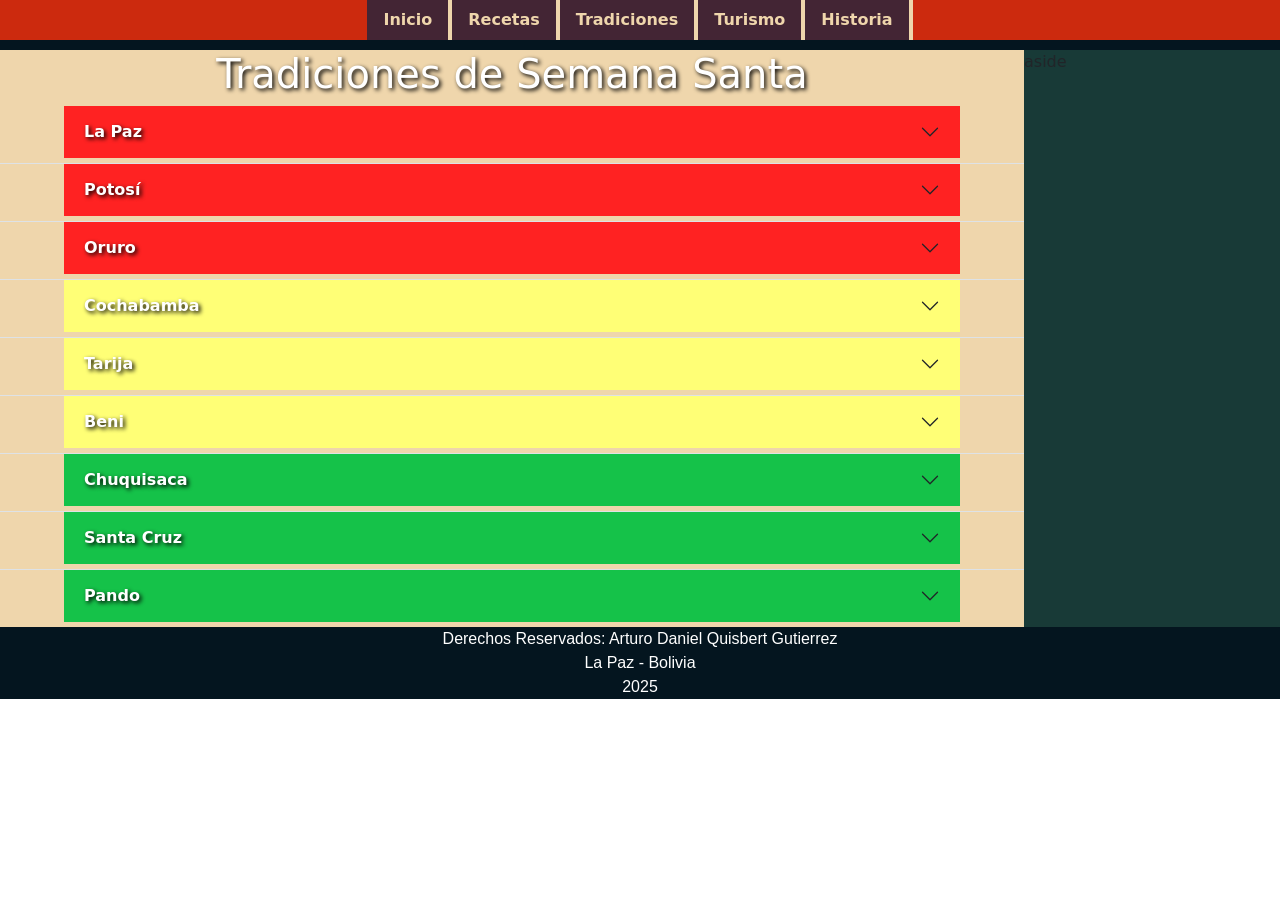
<file: pages/tradiciones.html>
<!DOCTYPE html>
<html lang="es">
<head>
    <meta charset="UTF-8">
    <meta name="viewport" content="width=device-width, initial-scale=1.0">
    <link href="https://cdn.jsdelivr.net/npm/bootstrap@5.0.2/dist/css/bootstrap.min.css" rel="stylesheet" integrity="sha384-EVSTQN3/azprG1Anm3QDgpJLIm9Nao0Yz1ztcQTwFspd3yD65VohhpuuCOmLASjC" crossorigin="anonymous">
    <link rel="stylesheet" href="../css/estilos.css">
    <title>Semana Santa en Bolivia</title>
</head>
<body>
    <div class="grid-layout-aside-right">
        <header>
            <ul class="nav justify-content-center">
                <li class="nav-item">
                    <a class="nav-link" href="../index.html">Inicio</a>
                </li>
                <li class="nav-item">
                    <a class="nav-link" href="recetas.html">Recetas</a>
                </li>
                <li class="nav-item">
                    <a class="nav-link active" aria-current="page" href="tradiciones.html">Tradiciones</a>
                </li>
                <li class="nav-item">
                    <a class="nav-link" href="turismo.html">Turismo</a>
                </li>
                <li class="nav-item">
                    <a class="nav-link" href="historia.html">Historia</a>
                </li>
            </ul>
        </header>

        <main>
            <h1>Tradiciones de Semana Santa</h1>
            <div class="accordion accordion-flush" id="accordionFlushExample">

                <div class="accordion-item">
                    <h2 class="accordion-header" id="flush-headingOne">
                        <button class="accordion-button bg-red collapsed" type="button" data-bs-toggle="collapse" data-bs-target="#flush-collapseOne" aria-expanded="false" aria-controls="flush-collapseOne">
                            La Paz
                        </button>
                    </h2>
                    <div id="flush-collapseOne" class="accordion-collapse collapse" aria-labelledby="flush-headingOne" data-bs-parent="#accordionFlushExample">
                        <div class="accordion-body">
                            <p>En La Paz, la Semana Santa se celebra con profunda devoción y tradiciones muy arraigadas. Durante la Cuaresma, los fieles participan en peregrinaciones, ayunos y rituales de penitencia. Una costumbre destacada es la visita a siete o más iglesias el Jueves Santo, en honor a los recorridos de Jesús. El <span class="bold">Viernes Santo</span>, se realizan procesiones solemnes desde iglesias como La Merced y el Señor de la Exaltación, acompañadas por bandas y multitudes en silencio respetuoso.</p>
                            <p>El <span class="bold">Sábado de Gloria</span> se vive en reflexión, con vigilias y retiros espirituales, mientras que el Domingo de Resurrección se celebra con alegría, misa y reuniones familiares.</p>
                            <p>En lo gastronómico, destaca la tradición de los <span class="bold">12 platos sin carne roja</span>, aunque hoy en día muchas familias preparan solo 2 o 3, como queso humacha, caldillo de huevo o pescado. También han ganado popularidad los <span class="bold">huevitos de Pascua de chocolate</span>, sobre todo entre los niños.</p>
                            <p>Más allá de las variaciones modernas, en La Paz la Semana Santa sigue siendo una época de recogimiento espiritual, fe y unión familiar.</p>
                        </div>
                    </div>
                </div>

                <div class="accordion-item">
                    <h2 class="accordion-header" id="flush-headingTwo">
                        <button class="accordion-button bg-red collapsed" type="button" data-bs-toggle="collapse" data-bs-target="#flush-collapseTwo" aria-expanded="false" aria-controls="flush-collapseTwo">
                            Potosí
                        </button>
                    </h2>
                    <div id="flush-collapseTwo" class="accordion-collapse collapse" aria-labelledby="flush-headingTwo" data-bs-parent="#accordionFlushExample">
                        <div class="accordion-body">
                            <p>En Potosí, la Semana Santa se vive con gran fervor religioso y profundo respeto por la tradición. Desde el inicio de la semana, colegios y parroquias organizan procesiones por las calles de la ciudad, con alegorías sobre el sufrimiento y muerte de Jesucristo. Estudiantes, maestros y feligreses representan las estaciones del Vía Crucis, recordando la pasión de Cristo con devoción y simbolismo.</p>
                            <p>Uno de los momentos más importantes es el <span class="bold">Jueves Santo</span>, cuando comienza el Triduo Pascual. Se celebra la <span class="bold">Misa de la Última Cena</span> y se realiza el <span class="bold">lavatorio de pies</span>, como gesto de humildad. Por la noche, familias y grupos recorren los templos en peregrinación silenciosa, visitando varias iglesias que abren sus puertas especialmente para esta jornada.</p>
                            <p>El <span class="bold">Viernes Santo</span>, las procesiones más solemnes recorren las calles, destacando la del <span class="bold">Colegio Franciscano</span> y otras unidades educativas que escenifican la crucifixión. Estas expresiones movilizan a toda la ciudad y fortalecen la fe colectiva.</p>
                            <p>La Semana Santa en Potosí es una expresión viva de espiritualidad, comunidad y compromiso con las enseñanzas de Cristo, donde se valora tanto la participación activa como la oración en familia.</p>
                        </div>
                    </div>
                </div>

                <div class="accordion-item">
                    <h2 class="accordion-header" id="flush-headingThree">
                        <button class="accordion-button bg-red collapsed" type="button" data-bs-toggle="collapse" data-bs-target="#flush-collapseThree" aria-expanded="false" aria-controls="flush-collapseThree">
                            Oruro
                        </button>
                    </h2>
                    <div id="flush-collapseThree" class="accordion-collapse collapse" aria-labelledby="flush-headingThree" data-bs-parent="#accordionFlushExample">
                        <div class="accordion-body">
                            <p>En Oruro, la Semana Santa se vive con una expresión artística única: el <span class="bold">Encuentro Nacional de Esculturas en Arena</span> en los <span class="bold">arenales de Cochiraya</span>, ubicado a 3.700 m.s.n.m. en el noroeste de la ciudad. Este evento se ha convertido en una tradición anual que atrae a <span class="bold">artistas locales, nacionales e internacionales</span>, quienes esculpen pasajes bíblicos en arena, representando tanto escenas del Antiguo como del Nuevo Testamento.</p>
                            <p>Durante más de 24 horas continuas, los escultores trabajan en condiciones extremas de frío, viento y calor, creando obras monumentales que rinden homenaje a la vida, pasión y resurrección de Cristo. Las esculturas han retratado escenas como <span class="bold">Jesús convirtiendo el agua en vino</span> o <span class="bold">Noé construyendo el arca</span>, integrando arte y fe en un mismo espacio.</p>
                            <p>El evento, organizado por el colectivo Arte10 y con apoyo del Gobierno Municipal de Oruro, también busca preservar los arenales de Cochiraya, declarados Patrimonio Natural y Cultural del municipio. Además de su valor religioso y cultural, la actividad se ha convertido en un centro de esparcimiento familiar, donde los visitantes pueden disfrutar de las obras, volar cometas y degustar platos típicos de la región.</p>
                            <p>Semana Santa en Oruro es una celebración que une creatividad, tradición y espiritualidad, fortaleciendo la identidad local y promoviendo un turismo cultural con proyección internacional.</p>
                        </div>
                    </div>
                </div>

                <div class="accordion-item">
                    <h2 class="accordion-header" id="flush-headingFour">
                        <button class="accordion-button bg-yellow collapsed" type="button" data-bs-toggle="collapse" data-bs-target="#flush-collapseFour" aria-expanded="false" aria-controls="flush-collapseFour">
                            Cochabamba
                        </button>
                    </h2>
                    <div id="flush-collapseFour" class="accordion-collapse collapse" aria-labelledby="flush-headingFour" data-bs-parent="#accordionFlushExample">
                        <div class="accordion-body">
                            <p>La Semana Santa en Cochabamba se vive con profunda fe católica, tradiciones religiosas y una gastronomía muy especial. Desde el Domingo de Ramos, las familias confeccionan figuras con palmas que son bendecidas para proteger sus hogares.</p>
                            <p>Uno de los actos más destacados es <span class="bold">el Viacrucis al Cristo de la Concordia</span>, ubicado en el cerro San Pedro. Cientos de fieles recorren las 14 estaciones que representan el camino de Jesús hacia la cruz. Esta caminata es un símbolo de devoción y reflexión, y ha sido recientemente mejorada con ayuda de la comunidad.</p>
                            <p>El <span class="bold">Arzobispado organiza misas, procesiones y vigilias</span> durante toda la semana. El Jueves Santo se celebra la Cena del Señor y la tradicional visita a templos. El <span class="bold">Viernes Santo</span> incluye un Viacrucis al amanecer, el sermón de las siete palabras y la procesión del <span class="bold">Santo Sepulcro</span>. El <span class="bold">Sábado de Gloria</span> se realiza una vigilia pascual, y el Domingo de Resurrección se celebra con una misa especial y mucha alegría.</p>
                            <p>La gastronomía también es protagonista. En la Feria de los 12 platos en la Plaza del Granado, se ofrecen comidas típicas sin carne roja, como <span class="bold">sajta de papaliza, pejtu de habas y arroz con leche</span>, preservando una costumbre que mezcla espiritualidad y cultura culinaria.</p>
                        </div>
                    </div>
                </div>

                <div class="accordion-item">
                    <h2 class="accordion-header" id="flush-headingFive">
                        <button class="accordion-button bg-yellow collapsed" type="button" data-bs-toggle="collapse" data-bs-target="#flush-collapseFive" aria-expanded="false" aria-controls="flush-collapseFive">
                            Tarija
                        </button>
                    </h2>
                    <div id="flush-collapseFive" class="accordion-collapse collapse" aria-labelledby="flush-headingFive" data-bs-parent="#accordionFlushExample">
                        <div class="accordion-body">
                            <p>En Tarija, la Semana Santa culmina con una de sus tradiciones más representativas: la <span class="bold">Pascua Florida</span>, una celebración que une lo religioso con lo cultural y folclórico. Esta festividad destaca por sus arcos florales, música típica y la participación activa de comunidades rurales.</p>
                            <p>Durante esta época, las calles de la ciudad se visten con arcos de rosas pascuas, que perfuman el ambiente y guían a la población hacia las iglesias. La celebración se acompaña de <span class="bold">música tradicional, zapateo y coplas</span>, expresiones vivas de la <span class="bold">identidad chapaca</span>.</p>
                            <p>La <span class="bold">Pascua Florida</span> celebra la <span class="bold">resurrección de Cristo</span>, y es común ver a las comunidades reunidas en un ambiente festivo. El <span class="bold">violín chapaco</span> marca el ritmo del zapateo, mientras se entonan coplas en tonada de pascua, llenas de color y devoción.</p>
                            <p>El punto culminante es la <span class="bold">Santa Misa en el parque temático</span>, presidida por el obispo y con la presencia de autoridades, donde se reúne todo el pueblo. Como parte de las costumbres, se ofrece chicha de uva en ajipa, decorada con flores de temporada.</p>
                            <p>La Semana Santa también incluye el <span class="bold">ayuno los viernes de Cuaresma</span>, la visita a siete o doce templos el Jueves Santo y la preparación de doce platos tradicionales, como ají de bacalao, queso humacha, locro de zapallo y arroz con leche, preservando una fuerte herencia religiosa y culinaria.</p>
                        </div>
                    </div>
                </div>

                <div class="accordion-item">
                    <h2 class="accordion-header" id="flush-headingSix">
                        <button class="accordion-button bg-yellow collapsed" type="button" data-bs-toggle="collapse" data-bs-target="#flush-collapseSix" aria-expanded="false" aria-controls="flush-collapseSix">
                            Beni
                        </button>
                    </h2>
                    <div id="flush-collapseSix" class="accordion-collapse collapse" aria-labelledby="flush-headingSix" data-bs-parent="#accordionFlushExample">
                        <div class="accordion-body">
                            <p>Semana Santa en Beni es una celebración única por su mezcla entre la tradición jesuítica y las creencias indígenas moxeñas. Se vive con gran fervor, especialmente en pueblos misionales como San Ignacio de Moxos, donde aún se conservan danzas, música barroca y costumbres heredadas de las antiguas misiones.</p>
                            <p>Entre las expresiones más destacadas está la <span class="bold">danza de los macheteros</span>, símbolo de fe y cultura local. También resalta la <span class="bold">pirotecnia de los Achus</span> y la participación de <span class="bold">abadesas</span> en las actividades religiosas. Las <span class="bold">procesiones</span> y la <span class="bold">representación de la pasión de Cristo</span> son centrales en esta celebración.</p>
                            <p>Muchas comunidades viven la Semana Santa de forma sencilla y profunda. En algunos casos, los misioneros viajan por el río para celebrar con pueblos alejados, donde la misa puede darse incluso sin capilla ni cruz, usando lo que hay en el lugar. Se comparten alimentos no perecederos, se celebra la <span class="bold">Última Cena con arroz, plátano, gallina y chicha, y se hace oración en comunidad</span>.</p>
                            <p>Es tradición <span class="bold">evitar la carne roja</span>, <span class="bold">visitar iglesias</span>, <span class="bold">ayunar voluntariamente</span> y preparar comidas con frutas y bizcochos. En algunos lugares se deja de cocinar desde el Jueves Santo y se espera hasta el Sábado Santo para bendecir el fuego y el agua, retomando así la cocina y preparándose para el Domingo de Pascua.</p>
                            <p>La Semana Santa en Beni no solo refleja devoción religiosa, sino también una forma viva de mantener la identidad cultural y espiritual del pueblo.</p>
                        </div>
                    </div>
                </div>

                <div class="accordion-item">
                    <h2 class="accordion-header" id="flush-headingSeven">
                        <button class="accordion-button bg-green collapsed" type="button" data-bs-toggle="collapse" data-bs-target="#flush-collapseSeven" aria-expanded="false" aria-controls="flush-collapseSeven">
                            Chuquisaca
                        </button>
                    </h2>
                    <div id="flush-collapseSeven" class="accordion-collapse collapse" aria-labelledby="flush-headingSeven" data-bs-parent="#accordionFlushExample">
                        <div class="accordion-body">
                            <p>La <span class="bold">Semana Santa en Chuquisaca</span> es una mezcla de devoción religiosa y tradiciones culturales únicas, especialmente en Sucre, la capital. Durante esta festividad, se realizan actividades que destacan tanto la fe como el <span class="bold">turismo cultural</span>.</p>
                            <p>Una de las tradiciones más especiales es la <span class="bold">visita a 12 templos</span>, en la que los fieles recorren las iglesias de la ciudad durante la Semana Santa. Además, el <span class="bold">Miércoles Santo</span> se celebra la subida al <span class="bold">Cerro Churuquella</span>, un recorrido que va hasta el Cristo del Sagrado Corazón, con 12 estaciones de oración.</p>
                            <p>Entre las actividades más destacadas este año se encuentran el "<span class="bold">Trenzando palmas</span>", un concurso en la plaza 25 de Mayo para rescatar esta tradición, y el "<span class="bold">Ángelus</span>", un toque simultáneo de campanas en todas las iglesias de Sucre para anunciar la Pascua. También se llevará a cabo la "<span class="bold">Tamborada</span>", un desfile por las calles que recuerda antiguas costumbres locales.</p>
                            <p>La <span class="bold">Feria Artesanal de Palmas y Flores</span> es otra tradición importante que se celebra en Sucre, junto con <span class="bold">conciertos de música antigua y teatro barroco</span>, actividades que enriquecen el programa cultural de la Semana Santa. Las procesiones en Sucre están llenas de canto y música tradicional, mientras que las personas suelen evitar la carne roja, ayunar voluntariamente, y consumir frutas y biscochos.</p>
                            <p>Además de las costumbres religiosas, Sucre se prepara para recibir un mayor número de turistas, con la apertura de museos y una oferta cultural diversa, que incluye ferias y espectáculos. La Semana Santa en Chuquisaca se ha convertido en una oportunidad para disfrutar tanto de la religiosidad como del turismo cultural, mostrando la riqueza histórica y espiritual de la región.</p>
                        </div>
                    </div>
                </div>

                <div class="accordion-item">
                    <h2 class="accordion-header" id="flush-headingEight">
                        <button class="accordion-button bg-green collapsed" type="button" data-bs-toggle="collapse" data-bs-target="#flush-collapseEight" aria-expanded="false" aria-controls="flush-collapseEight">
                            Santa Cruz
                        </button>
                    </h2>
                    <div id="flush-collapseEight" class="accordion-collapse collapse" aria-labelledby="flush-headingEight" data-bs-parent="#accordionFlushExample">
                        <div class="accordion-body">
                            <P>La <span class="bold">Semana Santa en Santa Cruz</span> se vive con gran fervor religioso y muchas costumbres tradicionales. Esta celebración tiene un profundo significado para los feligreses, quienes realizan diversas prácticas religiosas y culturales durante la semana.</P>
                            <P>El <span class="bold">Domingo de Ramos</span> marca el inicio de la Semana Santa, con la <span class="bold">bendición de ramos</span> en todas las iglesias para conmemorar la entrada triunfal de Jesús a Jerusalén. En la <span class="bold">Misa Crismal</span> del <span class="bold">Martes Santo</span>, se celebran las uniones sacramentales y la bendición de los óleos sagrados.</P>
                            <P>El <span class="bold">Jueves Santo</span> se celebra la <span class="bold">institución de la Eucaristía</span>, recordando la Última Cena de Jesús. Durante la noche, las familias suelen recorrer varias iglesias, visitando hasta <span class="bold">15 templos</span> para rememorar las etapas del <span class="bold">Vía Crucis.</span></P>
                            <P>El <span class="bold">Viernes Santo</span> es el día en que se conmemora la <span class="bold">Pasión y Muerte de Jesús</span>. A lo largo de la tarde, se realizan <span class="bold">procesiones con el Santo Sepulcro</span> por las calles, y muchos fieles practican el <span class="bold">ayuno voluntario</span> y se abstienen de comer carne roja en señal de respeto por el sacrificio de Jesús. El pescado y los mariscos son populares en las mesas durante este día.</P>
                            <P>El <span class="bold">Sábado Santo</span> se dedica a la Vigilia Pascual, la espera de la resurrección de Cristo, con misas y celebraciones litúrgicas. Finalmente, el Domingo de Pascua se celebra la Resurrección de Jesús con misas desde el amanecer.</P>
                            <P><span class="bold">En las comunidades cruceñas</span>, como Porongo y San José de Chiquitos, se mantienen costumbres especiales, como las <span class="bold">procesiones</span> y el uso de <span class="bold">matracas</span> para anunciar las <span class="bold">Siete Palabras</span>. Los Hermanos Piadosos en Porongo, vestidos de negro, participan en las actividades religiosas, mientras que en San José se realiza la representación del Nazareno montado en su burro, reviviendo el paso de Jesús hacia Jerusalén.</P>
                            <P>Las costumbres culinarias también juegan un papel importante, con platos típicos de cuaresma como ají de achakana y plato paceño, además de la tradición de preparar doce platos en honor a los doce apóstoles.</P>
                            <P><span class="bold">Las Misiones Jesuíticas</span>, como las de San Javier y San Ignacio, son lugares emblemáticos para visitar, donde se puede disfrutar de la <span class="bold">música barroca</span> y la historia que estas iglesias guardan desde la época colonial.</P>
                        </div>
                    </div>
                </div>

                <div class="accordion-item">
                    <h2 class="accordion-header" id="flush-headingNine">
                        <button class="accordion-button bg-green collapsed" type="button" data-bs-toggle="collapse" data-bs-target="#flush-collapseNine" aria-expanded="false" aria-controls="flush-collapseNine">
                            Pando
                        </button>
                    </h2>
                    <div id="flush-collapseNine" class="accordion-collapse collapse" aria-labelledby="flush-headingNine" data-bs-parent="#accordionFlushExample">
                        <div class="accordion-body">
                            <p>Semana Santa en Pando se vive con una profunda devoción religiosa y mantiene varias tradiciones que son un reflejo de la fe y la cultura local. La celebración incluye procesiones, abstinencia de carne roja, la preparación de dulces típicos, y el característico aroma a incienso que impregna las iglesias y las calles durante esta época.</p>
                            <p>Tradiciones comunes en Pando durante la Semana Santa:</p>
                            <p>Procesiones Se realizan procesiones del <span class="bold">Santo Sepulcro</span> y del <span class="bold">Vía Crucis</span>, que recorren las principales calles de las ciudades.</p>
                            <p><span class="bold">Abstinencia de carne roja</span> En especial el Viernes Santo, se mantiene la tradición de no consumir carne roja, ya que se cree que representa el cuerpo de Cristo crucificado.</p>
                            <p><span class="bold">Dulces típicos</span> Durante la Semana Santa se preparan dulces de cuaresma, como bolitas de queso y otros postres, que son parte de las tradiciones culinarias de la región.</p>
                            <p><span class="bold">Aroma a incienso</span> Es común sentir el incienso durante las ceremonias religiosas, ya que se utiliza en las misas y procesiones, creando un ambiente solemne.</p>
                            <p><span class="bold">Vestirse de mantilla</span> Algunas mujeres se visten de mantilla como muestra de devoción para participar en las procesiones religiosas.</p>
                            <p>Otras actividades En el <span class="bold">Domingo de Ramos</span>, muchas personas estrenan ropa como señal de la celebración del inicio de la Semana Santa.</p>
                            <p>El Domingo de Ramos marca el inicio de la Semana Santa, en conmemoración de la entrada triunfal de Jesús a Jerusalén. Durante este día, los feligreses se reúnen en la Parroquia Nuestra Señora del Pilar para participar en las actividades religiosas, que incluyen la lectura y dramatización de la Pasión de Cristo.</p>
                            <p>Además, el párroco Auxiliar, Mario Panduro, ha realizado misas y campañas solidarias en los días previos, haciendo un llamado a la unidad del pueblo boliviano en esta época de reflexión y devoción.</p>
                            <p>La Semana Santa en Pando es un tiempo para recordar la pasión, crucifixión, muerte y resurrección de Cristo, marcando el fin de la Cuaresma y el inicio de este importante período litúrgico para los católicos.</p>
                        </div>
                    </div>
            </div>

            </div>







        </main>

        <aside>
            aside
        </aside>

        <footer>
            Derechos Reservados: Arturo Daniel Quisbert Gutierrez<br>La Paz - Bolivia<br>2025
        </footer>
    </div>









    <!-- Este Bundle es para usar el JS, ya que hay animaciónes o cosas con código
    La página dice que va al final antes de cerrar el body, hacemos caso.
    Bootstrap 5.0.2 es el que uso -->
    <script src="https://cdn.jsdelivr.net/npm/bootstrap@5.0.2/dist/js/bootstrap.bundle.min.js" integrity="sha384-MrcW6ZMFYlzcLA8Nl+NtUVF0sA7MsXsP1UyJoMp4YLEuNSfAP+JcXn/tWtIaxVXM" crossorigin="anonymous"></script>
</body>
</html>
</file>
<file: css/estilos.css>
:root {
    --color1: #04151F;
    --color2: #183A37;
    --color3: #EFD6AC;
    --color4: #cc2a0e;
    --color5: #432534;
    --color6: white;
    --color7: #329943;
    --color8: #d40000;
}

.grid-layout {
    display: grid;
    grid-template-areas:
    "header header header header header"
    "aside  main   main   main   main"
    "footer footer footer footer footer";
    grid-template-columns: repeat(5, 1fr);
}

div.progress {
    margin-bottom: 5px;
    background-color: var(--color3);
}

h1 {
    text-align: center;
    color: var(--color6);
    text-shadow: 2px 2px 4px black;
}

.carousel-image {
    object-fit: contain;
    height: 480px;
    border-radius: 20px;
}

.carousel-item {
    background-color: var(--color1);
    padding: 10px;
}

.carousel-caption {
    background-color: rgba(0, 0, 0, 0.8);
    width: 100%;
    position: absolute;
    left: 0;
}

.carousel-caption p {
    text-align: center;
}

.contenido-texto {
    margin-top: 10px;
}

p, h2 {
    padding: 0 5vw 5px 5vw;
    text-align: justify;
}

.bold {
    font-weight: bold;
}

a.nav-link {
    background-color: var(--color5);
    border-right: 4px solid var(--color3);
    font-weight: bold;
    color: var(--color3);
}

header {
    grid-area: header;
    background-color: var(--color4);
    border-bottom: 10px solid var(--color1);
}

main {
    grid-area: main;
    background-color: var(--color3);
}

aside {
    grid-area: aside;
    background-color: var(--color2);
}

footer {
    grid-area: footer;
    text-align: center;
    font-family: 'Franklin Gothic Medium', 'Arial Narrow', Arial, sans-serif;
    background-color: var(--color1);
    color: var(--color6);
}

/* recetas.html*/
.grid-layout-no-aside {
    display: grid;
    grid-template-areas:
    "header"
    "main"
    "footer";
    grid-template-columns: 1fr;
}

.contenedor {
    display: flex;
    flex-direction: column;
}

.recetario {
    display: flex;
    flex-wrap: wrap;
    gap: 2vw;
    padding: 5px 15px;
    justify-content: center;
}

.bg1 {
    background-color: var(--color5);
}

.bg2 {
    background-color: var(--color4);
}

.titulo-departamento {
    text-shadow: 2px 2px 4px black;
    background-color: var(--color7);
    color: var(--color6);
    text-align: center;
    font-size: 1.5rem;
    margin: 0;
    padding: 0.5rem 0;
}

img.card-img-top {
    height: 280px;
    object-fit: cover;
}

p.card-text {
    margin: 0;
    padding: 0;
}

a.btn.btn-primary {
background-color: var(--color1);
margin: 0.5rem 3rem;
border: none;
}

.hidden {
    visibility: hidden;
}

div.card-body {
    background-color: var(--color3);
}

.card {
    background-color: var(--color2);
}

/* tradiciones.html */

.grid-layout-aside-right {
    display: grid;
    grid-template-areas:
    "header header header header header"
    "main   main   main   main   aside"
    "footer footer footer footer footer";
    grid-template-columns: repeat(5, 1fr);
}

div.accordion-item {
    background-color: var(--color3);
}

button.accordion-button {
    color: var(--color6);
    font-weight: bold;
    text-shadow: 2px 2px 4px black;
}

button.bg-red {
    background-color: rgb(255, 34, 34);
}

.bg-yellow {
    background-color: rgb(255, 255, 118);
}

.bg-green {
    background-color: rgb(21, 194, 73);
}

.accordion-button:not(.collapsed) {
    color: white;
    background-color: var(--color1);
}
</file>
